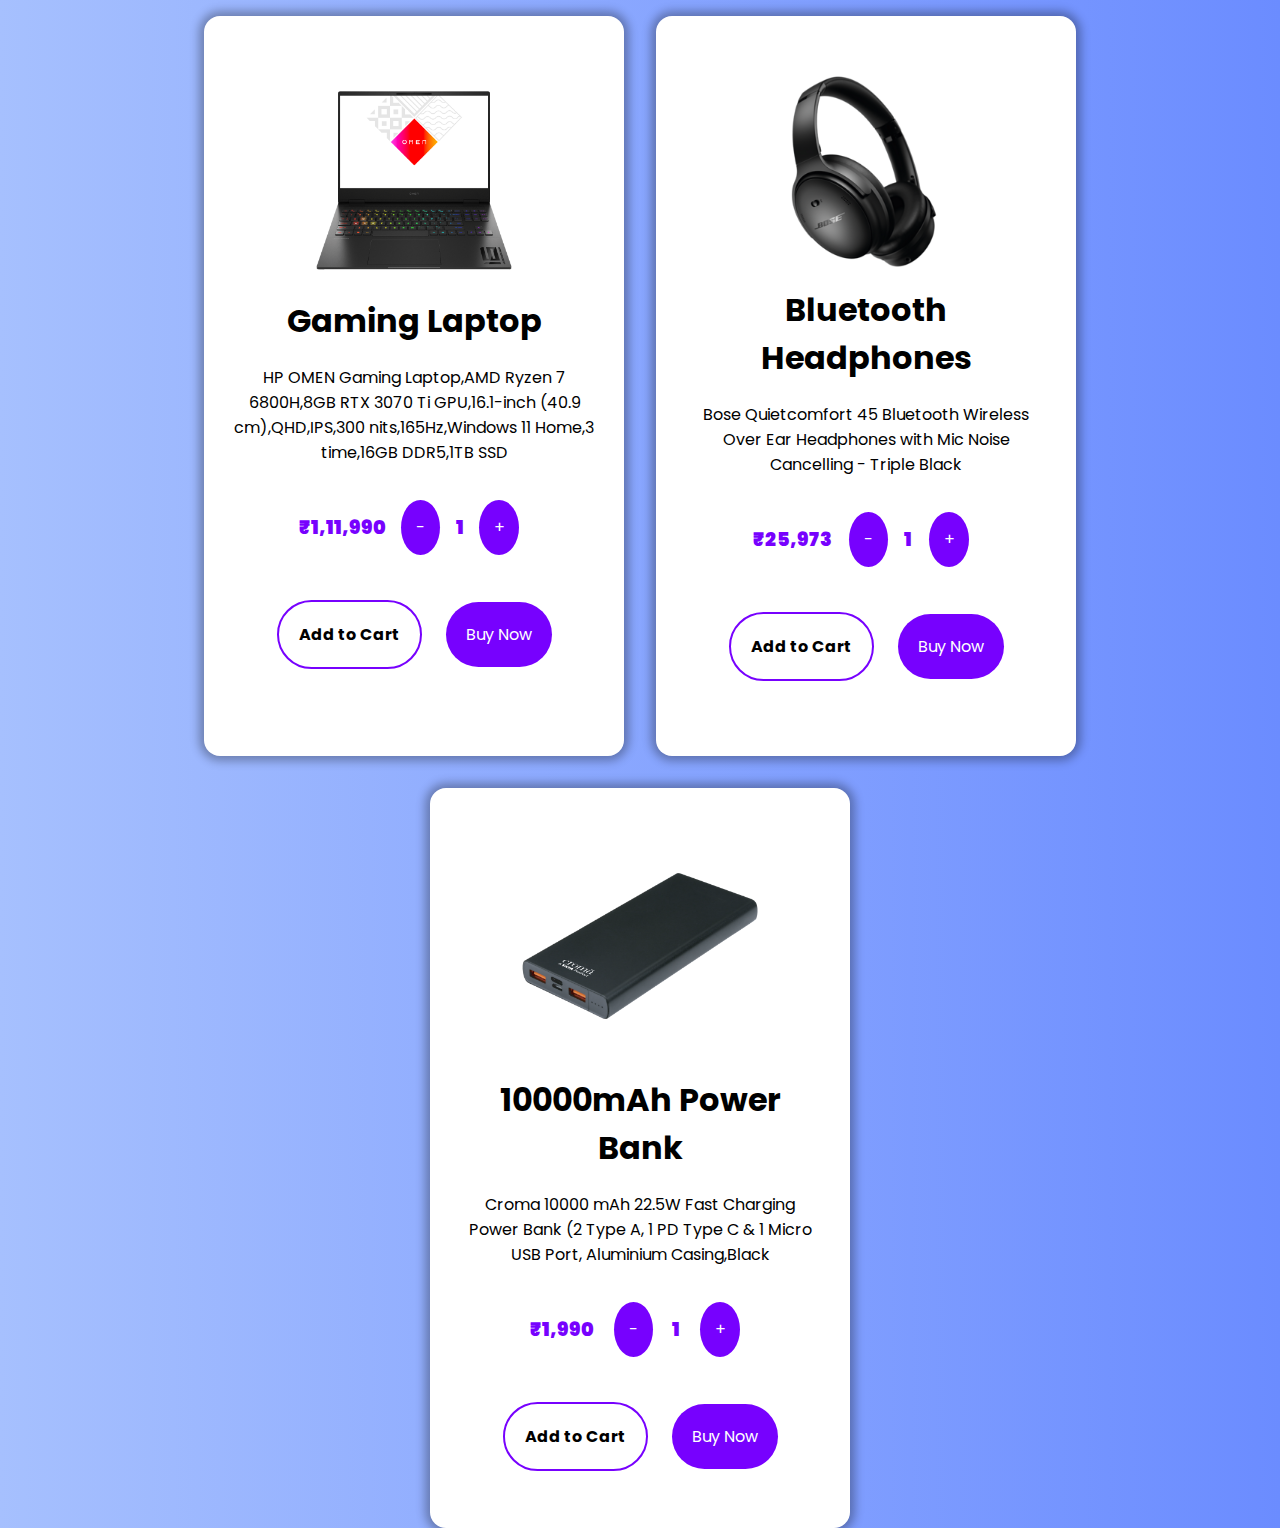
<file: Day 3/index.html>
<!DOCTYPE html>
<html lang="en">
  <head>
    <meta charset="UTF-8" />
    <meta name="viewport" content="width=device-width, initial-scale=1.0" />
    <link rel="stylesheet" href="style.css" />
    <title>Responsive Cards Mini-Project</title>
  </head>
  <body>
    <div class="cont">
      <div class="card">
        <img src="Images/Laptop.png" alt="" />
        <h1 class="title">Gaming Laptop</h1>
        <p>
          HP OMEN Gaming Laptop,AMD Ryzen 7 6800H,8GB RTX 3070 Ti GPU,16.1-inch
          (40.9 cm),QHD,IPS,300 nits,165Hz,Windows 11 Home,3 time,16GB DDR5,1TB
          SSD
        </p>
        <div class="qty">
          <p class="price">₹1,11,990</p>
          <button class="qt">-</button>
          <p>1</p>
          <button class="qt">+</button>
        </div>
        <div class="btn">
          <button class="cart">Add to Cart</button>
          <button>
            <p class="buy">Buy Now</p>
          </button>
        </div>
      </div>
      <div class="card">
        <img src="Images/headphones.png" alt="" />
        <h1 class="title">Bluetooth Headphones</h1>
        <p>
          Bose Quietcomfort 45 Bluetooth Wireless Over Ear Headphones with Mic
          Noise Cancelling - Triple Black
        </p>
        <div class="qty">
          <p class="price">₹25,973</p>
          <button class="qt">-</button>
          <p>1</p>
          <button class="qt">+</button>
        </div>
        <div class="btn">
          <button class="cart">Add to Cart</button>
          <button>
            <p class="buy">Buy Now</p>
          </button>
        </div>
      </div>
      <div class="card">
        <img src="Images/powerbank.png" alt="" />
        <h1 class="title">10000mAh Power Bank</h1>
        <p>
          Croma 10000 mAh 22.5W Fast Charging Power Bank (2 Type A, 1 PD Type C
          & 1 Micro USB Port, Aluminium Casing,Black
        </p>
        <div class="qty">
          <p class="price">₹1,990</p>
          <button class="qt">-</button>
          <p>1</p>
          <button class="qt">+</button>
        </div>
        <div class="btn">
          <button class="cart">Add to Cart</button>
          <button>
            <p class="buy">Buy Now</p>
          </button>
        </div>
      </div>
    </div>
  </body>
</html>
</file>
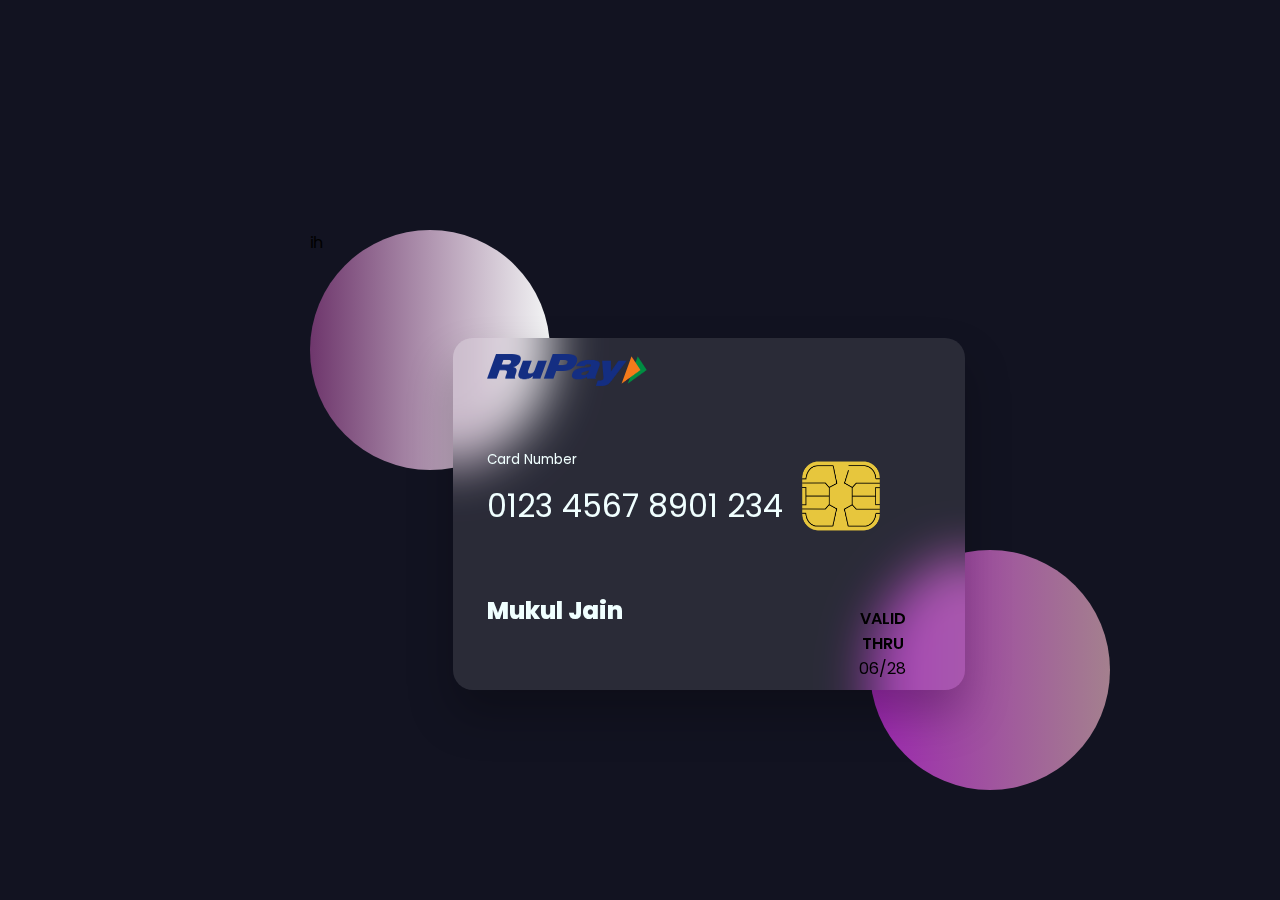
<file: Day 5 Flipping Card/index.html>
<!DOCTYPE html>
<html lang="en">

<head>
    <meta charset="UTF-8" />
    <meta name="viewport" content="width=device-width, initial-scale=1.0" />
    <title>Flipping Debit Card</title>
    <link rel="stylesheet" href="style.css" />
</head>

<body>
    <section>
        <div class="cont">
            <div class="front-card">
                <div class="box">
                    <img src="Images/RuPay.png" alt="" />
                    <div class="num">
                        <h5>Card Number</h5>
                        <h1>0123 4567 8901 234</h1>
                    </div>
                    <div class="name">
                        <h3>Mukul Jain</h3>
                    </div>
                </div>
                <div class="box1">
                    <img src="Images/chip-transparent.png" alt="" />
                    <div class="detail">
                        <p class="bold">VALID THRU</p>
                        <p>06/28</p>
                    </div>
                </div>
            </div>
            <div class="back-card">
                <h6 class="cc">For customer service call +928383783639 or email@demo.com</h6>
                <span class="magnetic-strip"></span>
                <div class="signature"><i>123</i></div>
                <h5 class="dummy">
                    Lorem ipsum dolor sit amet consectetur adipisicing elit. Neque cumque illum beatae corrupti, rerum alias facilis laudantium enim placeat dolorem pariatur consequatur eligendi atque maiores, inventore quasi eius, accusamus at.
                </h3>
            </div>
        </div>
    </section>
</body>

</html>
</file>
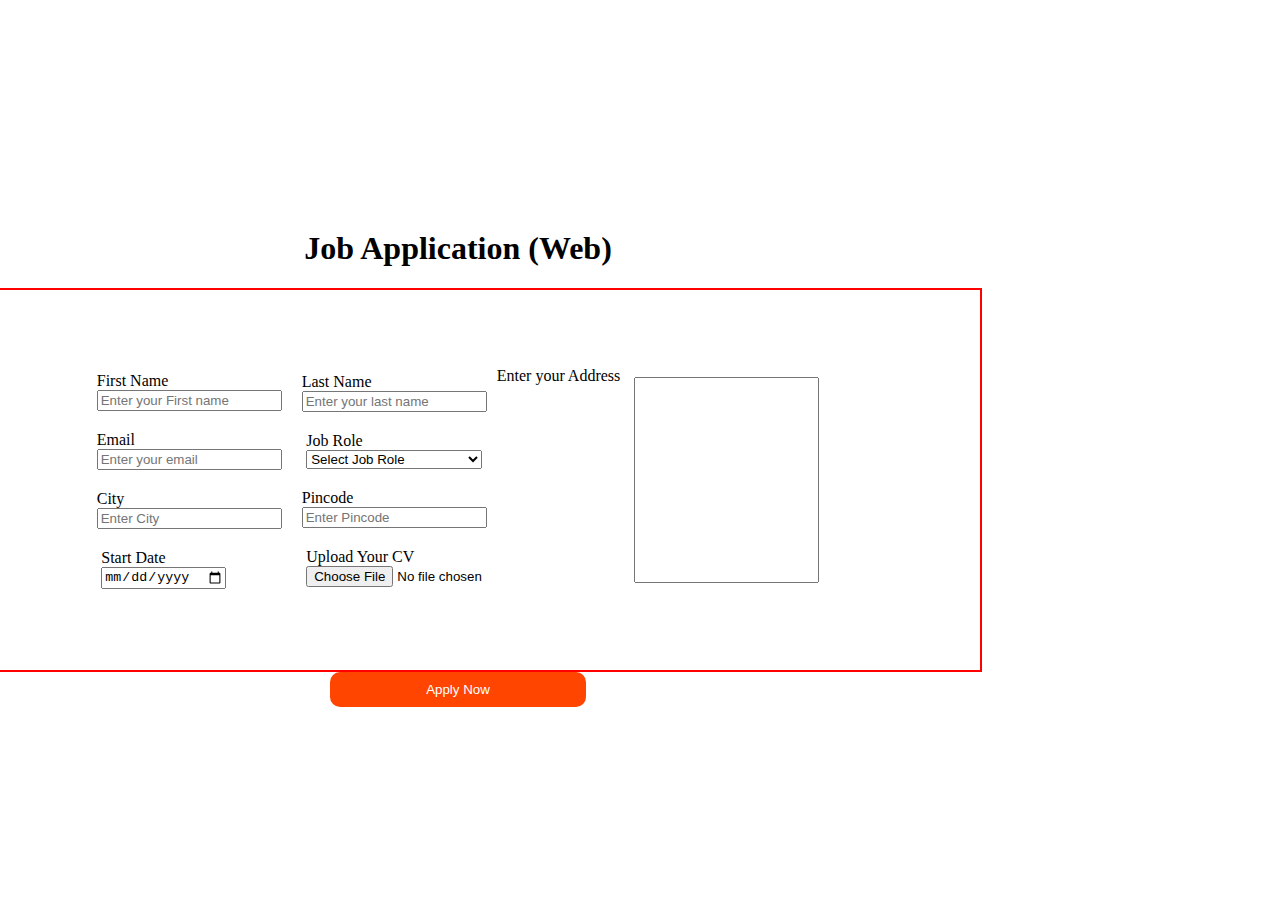
<file: Day 9/index.html>
<!DOCTYPE html>
<html lang="en">

<head>
    <meta charset="UTF-8">
    <meta name="viewport" content="width=device-width, initial-scale=1.0">
    <link rel="stylesheet" href="style.css">
    <title>Job application website Form</title>
</head>

<body>
    <div class="cont flex flex-col">
        <h1>Job Application (Web)</h1>
        <div class="main flex">
            <div class="sec flex flex-col">
                <div>
                    <label for="">First Name</label>
                    <input type="text" placeholder="Enter your First name">
                </div>
                <div>
                    <label for="">Email</label>
                    <input type="email" placeholder="Enter your email">
                </div>
                
                <div>
                    <label for="">City</label>
                    <input type="text" placeholder="Enter City">
                </div>
                <div class="srt">
                    <label for="">Start Date</label>
                    <input type="date" name="" id="">

                </div>
            </div>
            <div class=" sec flex flex-col">
                <div>
                    <label for="">Last Name</label>
                    <input type="text" placeholder="Enter your last name">
                </div>
                <div>
                    <label class="srt">Job Role</label>
                    <select name="" class="srt">
                        <option value="">Select Job Role</option>
                        <option value="">Frontend Developer</option>
                        <option value="">Backend Developer</option>
                        <option value="">
                            Full Stack Developer
                        </option>
                        <option value="">UI UX Developer</option>
                    </select>
                </div>
                <div>
                    <label class="srt">Pincode</label>
                    <input type="number" placeholder="Enter Pincode">
                </div>
                <div class="cv">
                    <label >Upload Your CV</label>
                    <input type="file" name="" id="">
                </div>
            </div>
            <div >
                <label for="">Enter your Address</label>
                <input type="text" class="add">
            </div>
        </div>

        <button>Apply Now</button>
    </div>
    </div>
</body>

</html>
</file>
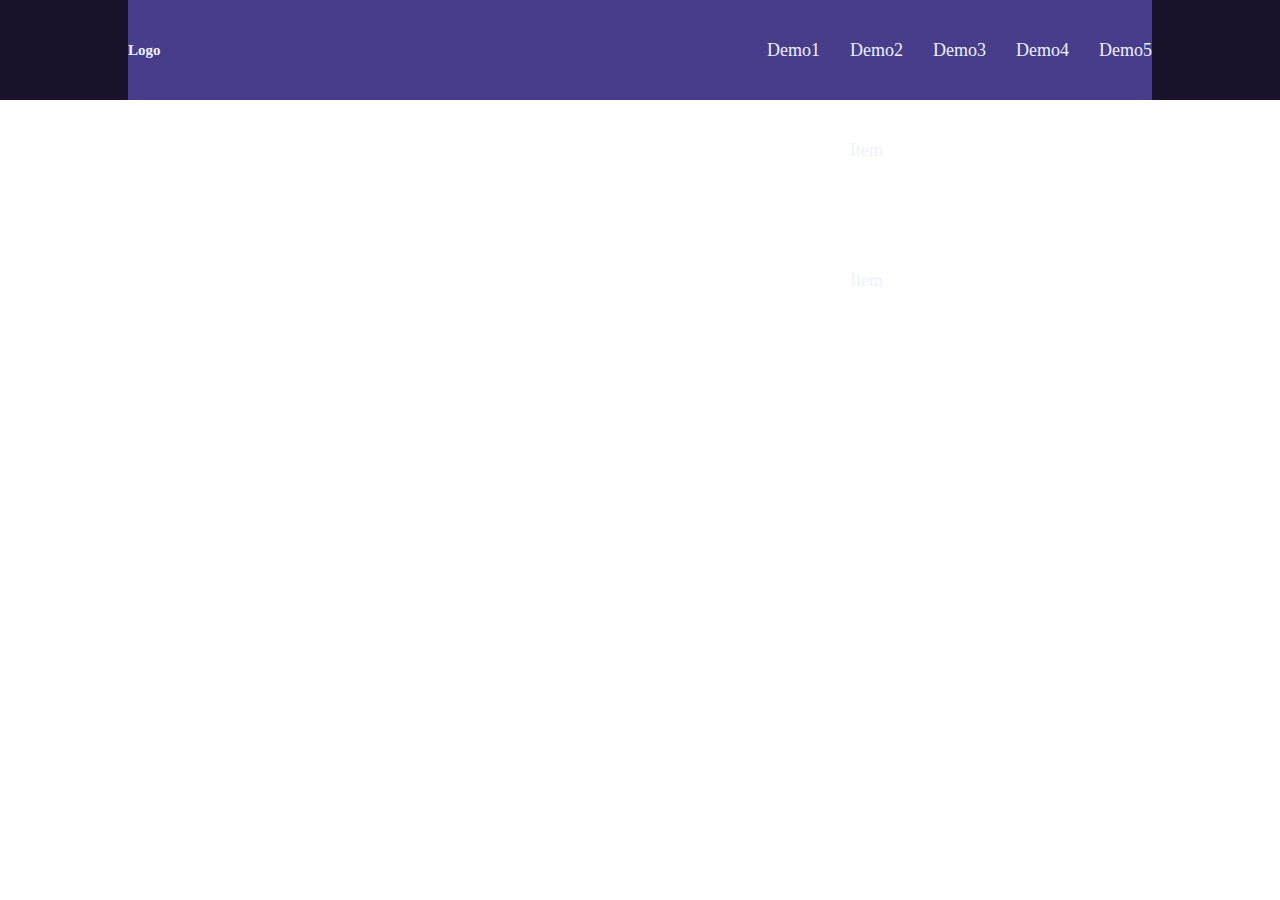
<file: Day 2/Dropdown.html>
<!DOCTYPE html>
<html lang="en">

<head>
    <meta charset="UTF-8">
    <meta name="viewport" content="width=device-width, initial-scale=1.0">
    <title>Dropdown menu</title>
    <link rel="stylesheet" href="style.css">
</head>

<body>
    <header>
        <div class="container">
            <div>
                <h2>Logo</h2>
            </div>
            <nav>
                <ul>
                    <li>Demo1 </li>
                    <li>Demo2
                        <ul class="drop-down">
                            <li>Item</li>
                            <li>Item</li>
                        </ul>
                    </li>
                    <li>Demo3</li>
                    <li>Demo4</li>
                    <li>Demo5</li>
                </ul>
            </nav>
        </div>
    </header>
</body>

</html>
</file>
<file: Day 3/style.css>
@import url("https://fonts.googleapis.com/css2?family=Poppins:wght@400;600&display=swap");

* {
  padding: 0;
  margin: 0;
  font-family: "Poppins", sans-serif;
}

body {
  background-image: linear-gradient(to right, #a6c0fe, #6b8cff);
}

.cont {
  display: flex;
  justify-content: center;
  align-items: center;
  flex-direction: row;
  height: 100vh;
  flex-wrap: wrap;
  width: 100vw;
}

.card {
  height: 45em;
  width: 25em;
  margin: 1em;
  background-color: white;
  border-radius: 1em;
  padding: 10px;
  display: flex;
  align-items: center;
  justify-content: center;
  flex-direction: column;
  flex-wrap: wrap;
  text-align: center;
  box-shadow: 0 0 10px 5px rgba(0, 0, 0, 0.3);
}

h1,
.card > p {
  margin: 10px 20px;
}

img {
  width: 15em;
  transition: 0.3s ease-in-out;
}

.card p {
  text-align: center;
}

.qty {
  display: flex;
  justify-content: space-evenly;
  align-items: center;
  width: 15em;
  padding: 5px 10px;
  margin: 10px;
}

.qt {
  margin: 10px 10px;
  padding: 15px;
  border-radius: 100%;
  background-color: #7701fe;
  color: white;
}

button {
  background-color: #7701fe;
  border-radius: 10em;
  padding: 20px;
  margin: 10px;
  background-color: #7701fe;
  color: white;
  border: none;
  cursor: pointer;
  font-size: medium;
}

.btn {
  margin: 10px;
}

.buy {
  transition: all 0.3s ease-in;
}

.qty p {
  color: #7701fe;
  font-weight: 900;
  font-size: larger;
}

.cart {
  background-color: rgba(0, 0, 0, 0);
  color: black;
  border: 2px solid #7701fe;
}

.buy:hover {
  font-size: 20px;
  padding: 0 25px;
}

img:hover {
  transform: scale(1.4);
}

.cart {
  font-weight: bolder;
  font-size: medium;
}

h1:hover {
  color: #7701fe;
  font-size: 35px;
}
</file>
<file: Day 5 Flipping Card/style.css>
@import url("https://fonts.googleapis.com/css2?family=Poppins:wght@400;600;900&display=swap");

* {
    margin: 0;
    padding: 0;
    box-sizing: border-box;
    font-family: "Poppins", sans-serif;
}

section {
    position: relative;
    width: 100%;
    min-height: 100vh;
    background: #121321;
    display: flex;
    justify-content: center;
    align-items: center;
}

section::before {
    content: " ih";
    position: absolute;
    height: 240px;
    width: 240px;
    border-radius: 50%;
    background: linear-gradient(90deg, #6e366c, #f3f5f5);
    transform: translate(-210px, -100px);
}

section::after {
    content: "";
    position: absolute;
    height: 240px;
    width: 240px;
    border-radius: 50%;
    background: linear-gradient(90deg, #9c27b0, #a4808e);
    transform: translate(350px, 220px);
}

.cont {
    position: relative;
    height: 225px;
    width: 375px;
    z-index: 100;
    transition: 0.8s;
    transform-style: preserve-3d;
    margin: auto;
    left: 0;
    right: 0;
}

.cont:hover {
    transform: rotateY(180deg);
    backface-visibility: visible;
}

.cont .front-card {
    position: absolute;
    height: 22em;
    width: 32em;
    border-radius: 20px;
    display: flex;
    justify-content: center;
    backdrop-filter: blur(25px);
    align-items: center;
    padding: 10px 20px;
    z-index: 1000;
    background: rgba(255, 255, 255, 0.1);
    box-shadow: 0 25px 45px rgba(0, 0, 0, 0.25);
    backface-visibility: hidden;
}

.box {
    height: 20em;
    width: 20rem;
    flex-direction: column;
    margin: auto;
}

h4,
h6 {
    text-align: start;
}

img {
    height: 2em;
    width: 10em;
    align-self: flex-end;
}

.box1 {
    height: 20em;
    width: 6rem;
    display: flex;
    align-items: center;
    justify-content: center;
    margin: auto;
    flex-direction: column;
}

.box1 img {
    height: 10em;
    width: 5em;
    margin: 50px;
    padding-top: 70px;
}

.box1 .detail {
    padding-top: 10px;
    margin: 10px;
    align-self: flex-end;
    text-align: center;
}

.bold {
    font-weight: 600;
}

.num {
    height: 10em;
    display: flex;
    line-height: 2;
    justify-content: center;
    margin: 20px 0;
    flex-direction: column;
}

.num h5,
h1 {
    color: azure;
    font-weight: 400;
}

.name h3 {
    font-weight: 800;
    font-size: 1.5em;
    color: azure;
}

.back-card {
    border: none;
    backdrop-filter: blur(25px);
    padding: 15px 25px 25px 25px;
    position: absolute;
    height: 22em;
    width: 32em;
    border-radius: 20px;
    padding: 10px 10px;
    z-index: 1000;
    background: rgba(255, 255, 255, 0.1);
    box-shadow: 0 25px 45px rgba(0, 0, 0, 0.25);
    transform: rotateY(180deg);
    backface-visibility: hidden;
}

.cc {
    font-size: 12px;
    font-weight: 400;
    text-align: center;
    padding: 0 20px 20px 20px;
}

.back-card .magnetic-strip {
    position: absolute;
    height: 3em;
    top: 50px;
    left: 0;
    background-color: black;
    width: 100%;
}

.back-card .signature {
    display: flex;
    justify-content: flex-end;
    align-items: center;
    padding: 8px;
    margin-top: 80px;
    height: 45px;
    width: 90%;
    border-radius: 10px;
    background: repeating-linear-gradient(#fff,
            #fff 3px,
            #efefef 0px,
            #efefef 9px);
}

.signature i {
    color: #000;
    font-size: 12px;
    padding: 4px 6px;
    background-repeat: 4px;
    border-radius: 4px;
    z-index: -1;
    margin-right: -30px;
    background-color: #fff;
}

.dummy {
    font-size: 15px;
    color: #fff;
    font-weight: 400;
    margin-top: 30px;
}
</file>
<file: Day 9/style.css>
.flex{
    display: flex;
    justify-content: center;
    align-items: center;
}
.flex-col{
    flex-direction: column;

}
.cont{
    display: flex;
    justify-content: center;
    align-items: center;
    height: 100vh;
    width: 100vh;
}
.main{
    display: flex;
    justify-content: center;
    align-items: center;
    border: 2px solid red;
    padding: 10px;
    width: 80vw;
    height: 40vh;
}
.sec{
    display: flex;
    justify-content: center;
    align-items: center;
}
.sec div{
    margin: 10px;
    display: flex;
    flex-direction: column;
    align-items: flex-start;
    justify-content: flex-start;

}
.srt{
    width: 11rem;
}
.cv{
    display: flex;
    flex-direction: column;
    width: 11rem;
}
.add{
    height:12.5rem;
    margin:10px;
    vertical-align: top;
}
button{
    border: none;
    padding:10px 20px;
width: 20vw;
border-radius: 10px;
background-color:orangered ;
color: #fff;
}
</file>
<file: Day 2/style.css>
*{
    margin: 0;
    padding: 0;
    box-sizing: border-box;
    font-family: 'Times New Roman', Times, serif;
    /* background-color: violet; */
}
html{
    font-size: 62.5%;
}
:root{
    --bg-primary:#ecf2ff;
    --bg-main:#18122b;
}
a,li{
    margin: 0;
    font-size: 1.8rem;
    color: var(--bg-primary);
}
header{
    background-color: var(--bg-main);
    height: 10rem;
    color: var(--bg-primary);
    display: grid;
    place-items: center;
}
.container{
    display: flex;
    justify-content: space-between;
    align-items: center;
    width: 80%;
    height: 10rem;
    background-color:darkslateblue;
}
.container ul{
    list-style: none;
    display: flex;
    height: 10rem;
    gap: 3rem;
}
.container ul li{
    transition: all .3s linear;
    line-height: 10rem;
    height: 10rem;
    /* background-color: yellow; */
    position: relative;
}
.drop-down{
    height: auto;
    position: absolute;
    min-width: 20rem;
    display: flex;
    flex-direction: column;

}
.container ul li:hover{
    color: orangered;
}
</file>
